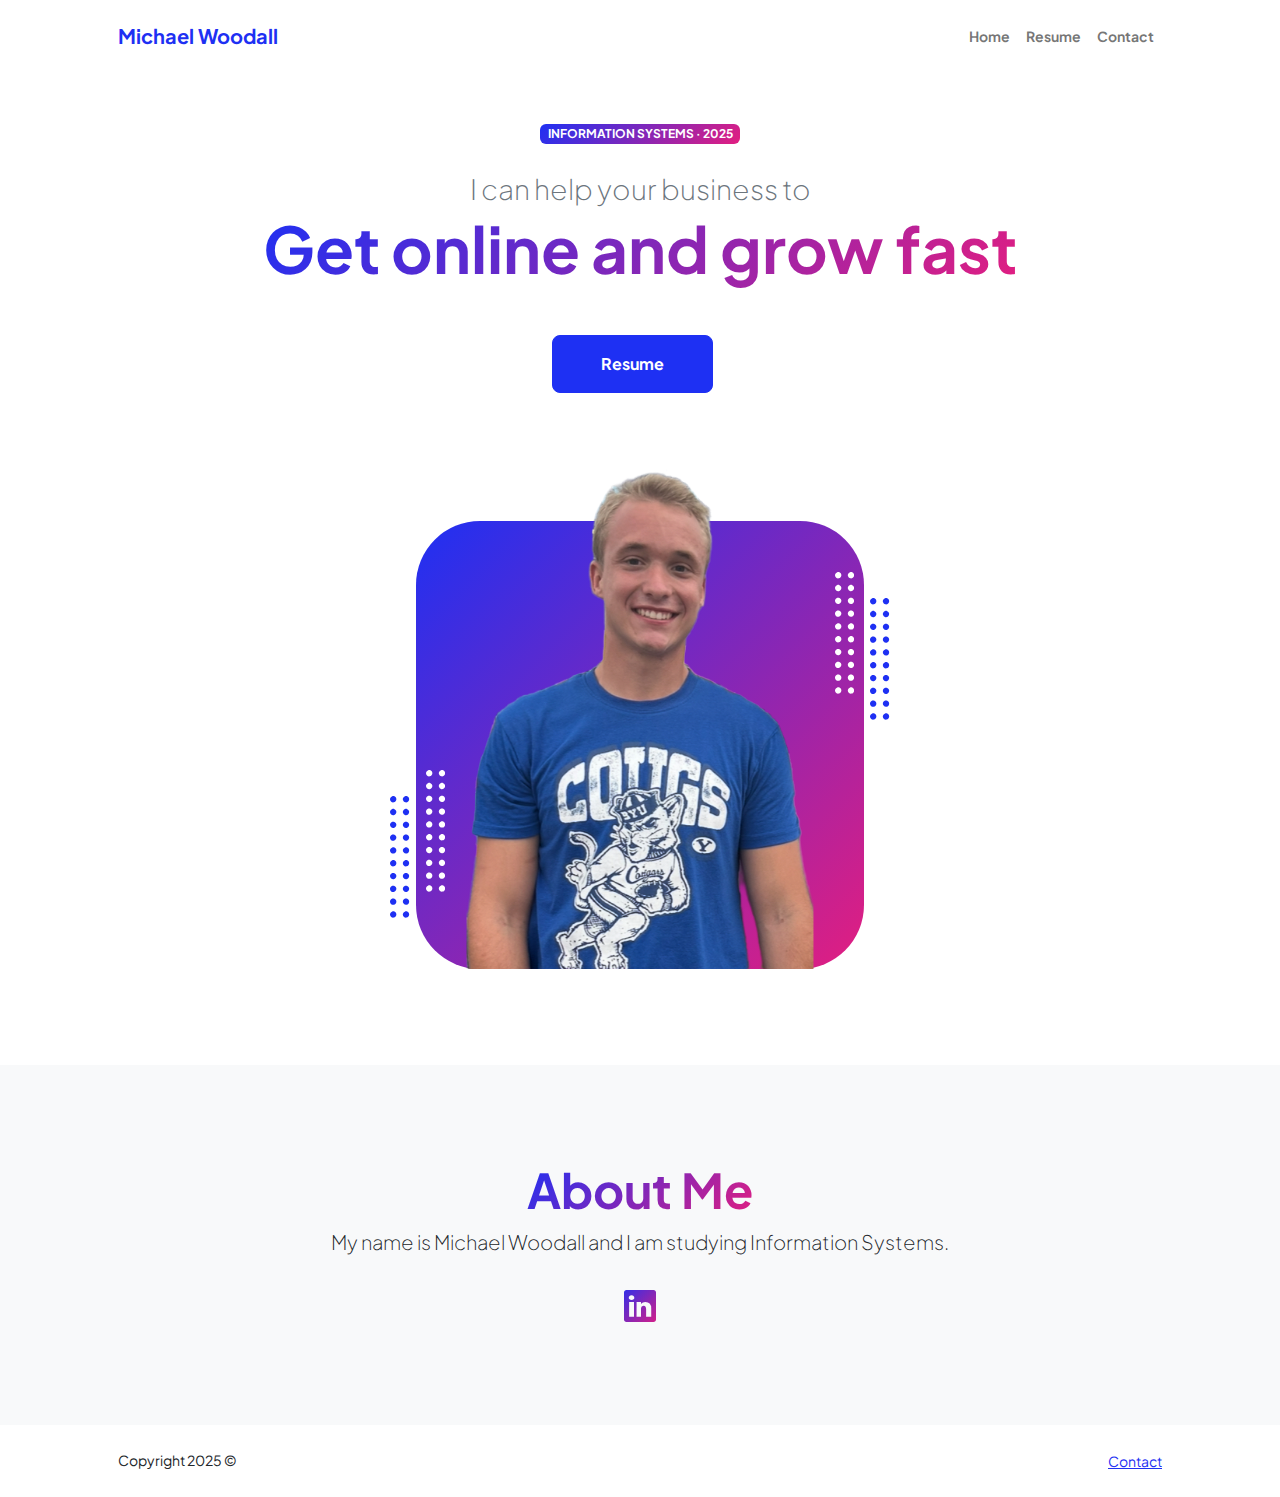
<file: index.html>
<!DOCTYPE html>
<html lang="en">
    <head>
        <meta charset="utf-8" />
        <meta name="viewport" content="width=device-width, initial-scale=1, shrink-to-fit=no" />
        <meta name="description" content="" />
        <meta name="author" content="" />
        <title>Michael Woodall- Student at BYU</title>
        <!-- Favicon-->
        <link rel="icon" type="image/x-icon" href="assets/favicon.ico" />
        <!-- Custom Google font-->
        <link rel="preconnect" href="https://fonts.googleapis.com" />
        <link rel="preconnect" href="https://fonts.gstatic.com" crossorigin />
        <link href="https://fonts.googleapis.com/css2?family=Plus+Jakarta+Sans:wght@100;200;300;400;500;600;700;800;900&amp;display=swap" rel="stylesheet" />
        <!-- Bootstrap icons-->
        <link href="https://cdn.jsdelivr.net/npm/bootstrap-icons@1.8.1/font/bootstrap-icons.css" rel="stylesheet" />
        <!-- Core theme CSS (includes Bootstrap)-->
        <link href="css/styles.css" rel="stylesheet" />
    </head>
    <body class="d-flex flex-column h-100">
        <main class="flex-shrink-0">
            <!-- Navigation-->
            <nav class="navbar navbar-expand-lg navbar-light bg-white py-3">
                <div class="container px-5">
                    <a class="navbar-brand" href="favoriterecipes.html"><span class="fw-bolder text-primary">Michael Woodall</span></a>
                    <button class="navbar-toggler" type="button" data-bs-toggle="collapse" data-bs-target="#navbarSupportedContent" aria-controls="navbarSupportedContent" aria-expanded="false" aria-label="Toggle navigation"><span class="navbar-toggler-icon"></span></button>
                    <div class="collapse navbar-collapse" id="navbarSupportedContent">
                        <ul class="navbar-nav ms-auto mb-2 mb-lg-0 small fw-bolder">
                            <li class="nav-item"><a class="nav-link" href="index.html">Home</a></li>
                            <li class="nav-item"><a class="nav-link" href="resume.html">Resume</a></li>
                            <!-- <li class="nav-item"><a class="nav-link" href="projects.html">Experience</a></li> -->
                            <li class="nav-item"><a class="nav-link" href="contact.html">Contact</a></li>
                        </ul>
                    </div>
                </div>
            </nav>
            <!-- Header-->
            <header class="py-5">
                <div class="container px-5 pb-5">
                    <div class="row gx-5 align-items-center">
                        <div class="col-xxl-5">
                            <!-- Header text content-->
                            <div class="text-center text-xxl-start">
                                <div class="badge bg-gradient-primary-to-secondary text-white mb-4"><div class="text-uppercase"> Information Systems &middot; 2025</div></div>
                                <div class="fs-3 fw-light text-muted">I can help your business to</div>
                                <h1 class="display-3 fw-bolder mb-5"><span class="text-gradient d-inline">Get online and grow fast</span></h1>
                                <div class="d-grid gap-3 d-sm-flex justify-content-sm-center justify-content-xxl-start mb-3">
                                    <a class="btn btn-primary btn-lg px-5 py-3 me-sm-3 fs-6 fw-bolder" href="resume.html">Resume</a>
                                    <!-- <a class="btn btn-outline-dark btn-lg px-5 py-3 fs-6 fw-bolder" href="projects.html">Projects</a> -->
                                </div>
                            </div>
                        </div>
                        <div class="col-xxl-7">
                            <!-- Header profile picture-->
                            <div class="d-flex justify-content-center mt-5 mt-xxl-0">
                                <div class="profile bg-gradient-primary-to-secondary">
                                    <!-- TIP: For best results, use a photo with a transparent background like the demo example below-->
                                    <!-- Watch a tutorial on how to do this on YouTube (link)-->
                                    <img class="profile-img" src="assets/Me.png" alt="..." />
                                    <div class="dots-1">
                                        <!-- SVG Dots-->
                                        <svg version="1.1" xmlns="http://www.w3.org/2000/svg" xmlns:xlink="http://www.w3.org/1999/xlink" x="0px" y="0px" viewBox="0 0 191.6 1215.4" style="enable-background: new 0 0 191.6 1215.4" xml:space="preserve">
                                            <g transform="translate(0.000000,1280.000000) scale(0.100000,-0.100000)">
                                                <path d="M227.7,12788.6c-105-35-200-141-222-248c-43-206,163-412,369-369c155,32,275,190,260,339c-11,105-90,213-190,262        C383.7,12801.6,289.7,12808.6,227.7,12788.6z"></path>
                                                <path d="M1507.7,12788.6c-151-50-253-216-222-362c25-119,136-230,254-255c194-41,395,142,375,339c-11,105-90,213-190,262        C1663.7,12801.6,1569.7,12808.6,1507.7,12788.6z"></path>
                                                <path d="M227.7,11508.6c-105-35-200-141-222-248c-43-206,163-412,369-369c155,32,275,190,260,339c-11,105-90,213-190,262        C383.7,11521.6,289.7,11528.6,227.7,11508.6z"></path>
                                                <path d="M1507.7,11508.6c-151-50-253-216-222-362c25-119,136-230,254-255c194-41,395,142,375,339c-11,105-90,213-190,262        C1663.7,11521.6,1569.7,11528.6,1507.7,11508.6z"></path>
                                                <path d="M227.7,10228.6c-105-35-200-141-222-248c-43-206,163-412,369-369c155,32,275,190,260,339c-11,105-90,213-190,262        C383.7,10241.6,289.7,10248.6,227.7,10228.6z"></path>
                                                <path d="M1507.7,10228.6c-105-35-200-141-222-248c-43-206,163-412,369-369c155,32,275,190,260,339c-11,105-90,213-190,262        C1663.7,10241.6,1569.7,10248.6,1507.7,10228.6z"></path>
                                                <path d="M227.7,8948.6c-105-35-200-141-222-248c-43-206,163-412,369-369c155,32,275,190,260,339c-11,105-90,213-190,262        C383.7,8961.6,289.7,8968.6,227.7,8948.6z"></path>
                                                <path d="M1507.7,8948.6c-105-35-200-141-222-248c-43-206,163-412,369-369c155,32,275,190,260,339c-11,105-90,213-190,262        C1663.7,8961.6,1569.7,8968.6,1507.7,8948.6z"></path>
                                                <path d="M227.7,7668.6c-105-35-200-141-222-248c-43-206,163-412,369-369c155,32,275,190,260,339c-11,105-90,213-190,262        C383.7,7681.6,289.7,7688.6,227.7,7668.6z"></path>
                                                <path d="M1507.7,7668.6c-105-35-200-141-222-248c-43-206,163-412,369-369c155,32,275,190,260,339c-11,105-90,213-190,262        C1663.7,7681.6,1569.7,7688.6,1507.7,7668.6z"></path>
                                                <path d="M227.7,6388.6c-105-35-200-141-222-248c-43-206,163-412,369-369c155,32,275,190,260,339c-11,105-90,213-190,262        C383.7,6401.6,289.7,6408.6,227.7,6388.6z"></path>
                                                <path d="M1507.7,6388.6c-105-35-200-141-222-248c-43-206,163-412,369-369c155,32,275,190,260,339c-11,105-90,213-190,262        C1663.7,6401.6,1569.7,6408.6,1507.7,6388.6z"></path>
                                                <path d="M227.7,5108.6c-105-35-200-141-222-248c-43-206,163-412,369-369c155,32,275,190,260,339c-11,105-90,213-190,262        C383.7,5121.6,289.7,5128.6,227.7,5108.6z"></path>
                                                <path d="M1507.7,5108.6c-105-35-200-141-222-248c-43-206,163-412,369-369c155,32,275,190,260,339c-11,105-90,213-190,262        C1663.7,5121.6,1569.7,5128.6,1507.7,5108.6z"></path>
                                                <path d="M227.7,3828.6c-105-35-200-141-222-248c-43-206,163-412,369-369c155,32,275,190,260,339c-11,105-90,213-190,262        C383.7,3841.6,289.7,3848.6,227.7,3828.6z"></path>
                                                <path d="M1507.7,3828.6c-105-35-200-141-222-248c-43-206,163-412,369-369c155,32,275,190,260,339c-11,105-90,213-190,262        C1663.7,3841.6,1569.7,3848.6,1507.7,3828.6z"></path>
                                                <path d="M227.7,2548.6c-105-35-200-141-222-248c-43-206,163-412,369-369c155,32,275,190,260,339c-11,105-90,213-190,262        C383.7,2561.6,289.7,2568.6,227.7,2548.6z"></path>
                                                <path d="M1507.7,2548.6c-105-35-200-141-222-248c-43-206,163-412,369-369c155,32,275,190,260,339c-11,105-90,213-190,262        C1663.7,2561.6,1569.7,2568.6,1507.7,2548.6z"></path>
                                                <path d="M227.7,1268.6c-105-35-200-141-222-248c-43-206,163-412,369-369c155,32,275,190,260,339c-11,105-90,213-190,262        C383.7,1281.6,289.7,1288.6,227.7,1268.6z"></path>
                                                <path d="M1507.7,1268.6c-105-35-200-141-222-248c-43-206,163-412,369-369c155,32,275,190,260,339c-11,105-90,213-190,262        C1663.7,1281.6,1569.7,1288.6,1507.7,1268.6z"></path>
                                            </g>
                                        </svg>
                                        <!-- END of SVG dots-->
                                    </div>
                                    <div class="dots-2">
                                        <!-- SVG Dots-->
                                        <svg version="1.1" xmlns="http://www.w3.org/2000/svg" xmlns:xlink="http://www.w3.org/1999/xlink" x="0px" y="0px" viewBox="0 0 191.6 1215.4" style="enable-background: new 0 0 191.6 1215.4" xml:space="preserve">
                                            <g transform="translate(0.000000,1280.000000) scale(0.100000,-0.100000)">
                                                <path d="M227.7,12788.6c-105-35-200-141-222-248c-43-206,163-412,369-369c155,32,275,190,260,339c-11,105-90,213-190,262        C383.7,12801.6,289.7,12808.6,227.7,12788.6z"></path>
                                                <path d="M1507.7,12788.6c-151-50-253-216-222-362c25-119,136-230,254-255c194-41,395,142,375,339c-11,105-90,213-190,262        C1663.7,12801.6,1569.7,12808.6,1507.7,12788.6z"></path>
                                                <path d="M227.7,11508.6c-105-35-200-141-222-248c-43-206,163-412,369-369c155,32,275,190,260,339c-11,105-90,213-190,262        C383.7,11521.6,289.7,11528.6,227.7,11508.6z"></path>
                                                <path d="M1507.7,11508.6c-151-50-253-216-222-362c25-119,136-230,254-255c194-41,395,142,375,339c-11,105-90,213-190,262        C1663.7,11521.6,1569.7,11528.6,1507.7,11508.6z"></path>
                                                <path d="M227.7,10228.6c-105-35-200-141-222-248c-43-206,163-412,369-369c155,32,275,190,260,339c-11,105-90,213-190,262        C383.7,10241.6,289.7,10248.6,227.7,10228.6z"></path>
                                                <path d="M1507.7,10228.6c-105-35-200-141-222-248c-43-206,163-412,369-369c155,32,275,190,260,339c-11,105-90,213-190,262        C1663.7,10241.6,1569.7,10248.6,1507.7,10228.6z"></path>
                                                <path d="M227.7,8948.6c-105-35-200-141-222-248c-43-206,163-412,369-369c155,32,275,190,260,339c-11,105-90,213-190,262        C383.7,8961.6,289.7,8968.6,227.7,8948.6z"></path>
                                                <path d="M1507.7,8948.6c-105-35-200-141-222-248c-43-206,163-412,369-369c155,32,275,190,260,339c-11,105-90,213-190,262        C1663.7,8961.6,1569.7,8968.6,1507.7,8948.6z"></path>
                                                <path d="M227.7,7668.6c-105-35-200-141-222-248c-43-206,163-412,369-369c155,32,275,190,260,339c-11,105-90,213-190,262        C383.7,7681.6,289.7,7688.6,227.7,7668.6z"></path>
                                                <path d="M1507.7,7668.6c-105-35-200-141-222-248c-43-206,163-412,369-369c155,32,275,190,260,339c-11,105-90,213-190,262        C1663.7,7681.6,1569.7,7688.6,1507.7,7668.6z"></path>
                                                <path d="M227.7,6388.6c-105-35-200-141-222-248c-43-206,163-412,369-369c155,32,275,190,260,339c-11,105-90,213-190,262        C383.7,6401.6,289.7,6408.6,227.7,6388.6z"></path>
                                                <path d="M1507.7,6388.6c-105-35-200-141-222-248c-43-206,163-412,369-369c155,32,275,190,260,339c-11,105-90,213-190,262        C1663.7,6401.6,1569.7,6408.6,1507.7,6388.6z"></path>
                                                <path d="M227.7,5108.6c-105-35-200-141-222-248c-43-206,163-412,369-369c155,32,275,190,260,339c-11,105-90,213-190,262        C383.7,5121.6,289.7,5128.6,227.7,5108.6z"></path>
                                                <path d="M1507.7,5108.6c-105-35-200-141-222-248c-43-206,163-412,369-369c155,32,275,190,260,339c-11,105-90,213-190,262        C1663.7,5121.6,1569.7,5128.6,1507.7,5108.6z"></path>
                                                <path d="M227.7,3828.6c-105-35-200-141-222-248c-43-206,163-412,369-369c155,32,275,190,260,339c-11,105-90,213-190,262        C383.7,3841.6,289.7,3848.6,227.7,3828.6z"></path>
                                                <path d="M1507.7,3828.6c-105-35-200-141-222-248c-43-206,163-412,369-369c155,32,275,190,260,339c-11,105-90,213-190,262        C1663.7,3841.6,1569.7,3848.6,1507.7,3828.6z"></path>
                                                <path d="M227.7,2548.6c-105-35-200-141-222-248c-43-206,163-412,369-369c155,32,275,190,260,339c-11,105-90,213-190,262        C383.7,2561.6,289.7,2568.6,227.7,2548.6z"></path>
                                                <path d="M1507.7,2548.6c-105-35-200-141-222-248c-43-206,163-412,369-369c155,32,275,190,260,339c-11,105-90,213-190,262        C1663.7,2561.6,1569.7,2568.6,1507.7,2548.6z"></path>
                                                <path d="M227.7,1268.6c-105-35-200-141-222-248c-43-206,163-412,369-369c155,32,275,190,260,339c-11,105-90,213-190,262        C383.7,1281.6,289.7,1288.6,227.7,1268.6z"></path>
                                                <path d="M1507.7,1268.6c-105-35-200-141-222-248c-43-206,163-412,369-369c155,32,275,190,260,339c-11,105-90,213-190,262        C1663.7,1281.6,1569.7,1288.6,1507.7,1268.6z"></path>
                                            </g>
                                        </svg>
                                        <!-- END of SVG dots-->
                                    </div>
                                    <div class="dots-3">
                                        <!-- SVG Dots-->
                                        <svg version="1.1" xmlns="http://www.w3.org/2000/svg" xmlns:xlink="http://www.w3.org/1999/xlink" x="0px" y="0px" viewBox="0 0 191.6 1215.4" style="enable-background: new 0 0 191.6 1215.4" xml:space="preserve">
                                            <g transform="translate(0.000000,1280.000000) scale(0.100000,-0.100000)">
                                                <path d="M227.7,12788.6c-105-35-200-141-222-248c-43-206,163-412,369-369c155,32,275,190,260,339c-11,105-90,213-190,262        C383.7,12801.6,289.7,12808.6,227.7,12788.6z"></path>
                                                <path d="M1507.7,12788.6c-151-50-253-216-222-362c25-119,136-230,254-255c194-41,395,142,375,339c-11,105-90,213-190,262        C1663.7,12801.6,1569.7,12808.6,1507.7,12788.6z"></path>
                                                <path d="M227.7,11508.6c-105-35-200-141-222-248c-43-206,163-412,369-369c155,32,275,190,260,339c-11,105-90,213-190,262        C383.7,11521.6,289.7,11528.6,227.7,11508.6z"></path>
                                                <path d="M1507.7,11508.6c-151-50-253-216-222-362c25-119,136-230,254-255c194-41,395,142,375,339c-11,105-90,213-190,262        C1663.7,11521.6,1569.7,11528.6,1507.7,11508.6z"></path>
                                                <path d="M227.7,10228.6c-105-35-200-141-222-248c-43-206,163-412,369-369c155,32,275,190,260,339c-11,105-90,213-190,262        C383.7,10241.6,289.7,10248.6,227.7,10228.6z"></path>
                                                <path d="M1507.7,10228.6c-105-35-200-141-222-248c-43-206,163-412,369-369c155,32,275,190,260,339c-11,105-90,213-190,262        C1663.7,10241.6,1569.7,10248.6,1507.7,10228.6z"></path>
                                                <path d="M227.7,8948.6c-105-35-200-141-222-248c-43-206,163-412,369-369c155,32,275,190,260,339c-11,105-90,213-190,262        C383.7,8961.6,289.7,8968.6,227.7,8948.6z"></path>
                                                <path d="M1507.7,8948.6c-105-35-200-141-222-248c-43-206,163-412,369-369c155,32,275,190,260,339c-11,105-90,213-190,262        C1663.7,8961.6,1569.7,8968.6,1507.7,8948.6z"></path>
                                                <path d="M227.7,7668.6c-105-35-200-141-222-248c-43-206,163-412,369-369c155,32,275,190,260,339c-11,105-90,213-190,262        C383.7,7681.6,289.7,7688.6,227.7,7668.6z"></path>
                                                <path d="M1507.7,7668.6c-105-35-200-141-222-248c-43-206,163-412,369-369c155,32,275,190,260,339c-11,105-90,213-190,262        C1663.7,7681.6,1569.7,7688.6,1507.7,7668.6z"></path>
                                                <path d="M227.7,6388.6c-105-35-200-141-222-248c-43-206,163-412,369-369c155,32,275,190,260,339c-11,105-90,213-190,262        C383.7,6401.6,289.7,6408.6,227.7,6388.6z"></path>
                                                <path d="M1507.7,6388.6c-105-35-200-141-222-248c-43-206,163-412,369-369c155,32,275,190,260,339c-11,105-90,213-190,262        C1663.7,6401.6,1569.7,6408.6,1507.7,6388.6z"></path>
                                                <path d="M227.7,5108.6c-105-35-200-141-222-248c-43-206,163-412,369-369c155,32,275,190,260,339c-11,105-90,213-190,262        C383.7,5121.6,289.7,5128.6,227.7,5108.6z"></path>
                                                <path d="M1507.7,5108.6c-105-35-200-141-222-248c-43-206,163-412,369-369c155,32,275,190,260,339c-11,105-90,213-190,262        C1663.7,5121.6,1569.7,5128.6,1507.7,5108.6z"></path>
                                                <path d="M227.7,3828.6c-105-35-200-141-222-248c-43-206,163-412,369-369c155,32,275,190,260,339c-11,105-90,213-190,262        C383.7,3841.6,289.7,3848.6,227.7,3828.6z"></path>
                                                <path d="M1507.7,3828.6c-105-35-200-141-222-248c-43-206,163-412,369-369c155,32,275,190,260,339c-11,105-90,213-190,262        C1663.7,3841.6,1569.7,3848.6,1507.7,3828.6z"></path>
                                                <path d="M227.7,2548.6c-105-35-200-141-222-248c-43-206,163-412,369-369c155,32,275,190,260,339c-11,105-90,213-190,262        C383.7,2561.6,289.7,2568.6,227.7,2548.6z"></path>
                                                <path d="M1507.7,2548.6c-105-35-200-141-222-248c-43-206,163-412,369-369c155,32,275,190,260,339c-11,105-90,213-190,262        C1663.7,2561.6,1569.7,2568.6,1507.7,2548.6z"></path>
                                                <path d="M227.7,1268.6c-105-35-200-141-222-248c-43-206,163-412,369-369c155,32,275,190,260,339c-11,105-90,213-190,262        C383.7,1281.6,289.7,1288.6,227.7,1268.6z"></path>
                                                <path d="M1507.7,1268.6c-105-35-200-141-222-248c-43-206,163-412,369-369c155,32,275,190,260,339c-11,105-90,213-190,262        C1663.7,1281.6,1569.7,1288.6,1507.7,1268.6z"></path>
                                            </g>
                                        </svg>
                                        <!-- END of SVG dots-->
                                    </div>
                                    <div class="dots-4">
                                        <!-- SVG Dots-->
                                        <svg version="1.1" xmlns="http://www.w3.org/2000/svg" xmlns:xlink="http://www.w3.org/1999/xlink" x="0px" y="0px" viewBox="0 0 191.6 1215.4" style="enable-background: new 0 0 191.6 1215.4" xml:space="preserve">
                                            <g transform="translate(0.000000,1280.000000) scale(0.100000,-0.100000)">
                                                <path d="M227.7,12788.6c-105-35-200-141-222-248c-43-206,163-412,369-369c155,32,275,190,260,339c-11,105-90,213-190,262        C383.7,12801.6,289.7,12808.6,227.7,12788.6z"></path>
                                                <path d="M1507.7,12788.6c-151-50-253-216-222-362c25-119,136-230,254-255c194-41,395,142,375,339c-11,105-90,213-190,262        C1663.7,12801.6,1569.7,12808.6,1507.7,12788.6z"></path>
                                                <path d="M227.7,11508.6c-105-35-200-141-222-248c-43-206,163-412,369-369c155,32,275,190,260,339c-11,105-90,213-190,262        C383.7,11521.6,289.7,11528.6,227.7,11508.6z"></path>
                                                <path d="M1507.7,11508.6c-151-50-253-216-222-362c25-119,136-230,254-255c194-41,395,142,375,339c-11,105-90,213-190,262        C1663.7,11521.6,1569.7,11528.6,1507.7,11508.6z"></path>
                                                <path d="M227.7,10228.6c-105-35-200-141-222-248c-43-206,163-412,369-369c155,32,275,190,260,339c-11,105-90,213-190,262        C383.7,10241.6,289.7,10248.6,227.7,10228.6z"></path>
                                                <path d="M1507.7,10228.6c-105-35-200-141-222-248c-43-206,163-412,369-369c155,32,275,190,260,339c-11,105-90,213-190,262        C1663.7,10241.6,1569.7,10248.6,1507.7,10228.6z"></path>
                                                <path d="M227.7,8948.6c-105-35-200-141-222-248c-43-206,163-412,369-369c155,32,275,190,260,339c-11,105-90,213-190,262        C383.7,8961.6,289.7,8968.6,227.7,8948.6z"></path>
                                                <path d="M1507.7,8948.6c-105-35-200-141-222-248c-43-206,163-412,369-369c155,32,275,190,260,339c-11,105-90,213-190,262        C1663.7,8961.6,1569.7,8968.6,1507.7,8948.6z"></path>
                                                <path d="M227.7,7668.6c-105-35-200-141-222-248c-43-206,163-412,369-369c155,32,275,190,260,339c-11,105-90,213-190,262        C383.7,7681.6,289.7,7688.6,227.7,7668.6z"></path>
                                                <path d="M1507.7,7668.6c-105-35-200-141-222-248c-43-206,163-412,369-369c155,32,275,190,260,339c-11,105-90,213-190,262        C1663.7,7681.6,1569.7,7688.6,1507.7,7668.6z"></path>
                                                <path d="M227.7,6388.6c-105-35-200-141-222-248c-43-206,163-412,369-369c155,32,275,190,260,339c-11,105-90,213-190,262        C383.7,6401.6,289.7,6408.6,227.7,6388.6z"></path>
                                                <path d="M1507.7,6388.6c-105-35-200-141-222-248c-43-206,163-412,369-369c155,32,275,190,260,339c-11,105-90,213-190,262        C1663.7,6401.6,1569.7,6408.6,1507.7,6388.6z"></path>
                                                <path d="M227.7,5108.6c-105-35-200-141-222-248c-43-206,163-412,369-369c155,32,275,190,260,339c-11,105-90,213-190,262        C383.7,5121.6,289.7,5128.6,227.7,5108.6z"></path>
                                                <path d="M1507.7,5108.6c-105-35-200-141-222-248c-43-206,163-412,369-369c155,32,275,190,260,339c-11,105-90,213-190,262        C1663.7,5121.6,1569.7,5128.6,1507.7,5108.6z"></path>
                                                <path d="M227.7,3828.6c-105-35-200-141-222-248c-43-206,163-412,369-369c155,32,275,190,260,339c-11,105-90,213-190,262        C383.7,3841.6,289.7,3848.6,227.7,3828.6z"></path>
                                                <path d="M1507.7,3828.6c-105-35-200-141-222-248c-43-206,163-412,369-369c155,32,275,190,260,339c-11,105-90,213-190,262        C1663.7,3841.6,1569.7,3848.6,1507.7,3828.6z"></path>
                                                <path d="M227.7,2548.6c-105-35-200-141-222-248c-43-206,163-412,369-369c155,32,275,190,260,339c-11,105-90,213-190,262        C383.7,2561.6,289.7,2568.6,227.7,2548.6z"></path>
                                                <path d="M1507.7,2548.6c-105-35-200-141-222-248c-43-206,163-412,369-369c155,32,275,190,260,339c-11,105-90,213-190,262        C1663.7,2561.6,1569.7,2568.6,1507.7,2548.6z"></path>
                                                <path d="M227.7,1268.6c-105-35-200-141-222-248c-43-206,163-412,369-369c155,32,275,190,260,339c-11,105-90,213-190,262        C383.7,1281.6,289.7,1288.6,227.7,1268.6z"></path>
                                                <path d="M1507.7,1268.6c-105-35-200-141-222-248c-43-206,163-412,369-369c155,32,275,190,260,339c-11,105-90,213-190,262        C1663.7,1281.6,1569.7,1288.6,1507.7,1268.6z"></path>
                                            </g>
                                        </svg>
                                        <!-- END of SVG dots-->
                                    </div>
                                </div>
                            </div>
                        </div>
                    </div>
                </div>
            </header>
            <!-- About Section-->
            <section class="bg-light py-5">
                <div class="container px-5">
                    <div class="row gx-5 justify-content-center">
                        <div class="col-xxl-8">
                            <div class="text-center my-5">
                                <h2 class="display-5 fw-bolder"><span class="text-gradient d-inline">About Me</span></h2>
                                <p class="lead fw-light mb-4">My name is Michael Woodall and I am studying Information Systems.</p>
                                <!-- <p class="text-muted"></p> -->
                                <div class="d-flex justify-content-center fs-2 gap-4">
                                    <!-- <a class="text-gradient" href="#!"><i class="bi bi-twitter"></i></a> -->
                                    <a class="text-gradient" href="https://www.linkedin.com/in/michael-woodall-5b1988353/"><i class="bi bi-linkedin"></i></a>
                                    <!-- <a class="text-gradient" href="#!"><i class="bi bi-github"></i></a> -->
                                </div>
                            </div>
                        </div>
                    </div>
                </div>
            </section>
        </main>
        <!-- Footer-->
        <footer class="bg-white py-4 mt-auto">
            <div class="container px-5">
                <div class="row align-items-center justify-content-between flex-column flex-sm-row">
                    <div class="col-auto"><div class="small m-0">Copyright 2025 &copy;</div></div>
                    <div class="col-auto">
                        <!-- <a class="small" href="#!">Privacy</a>
                        <span class="mx-1">&middot;</span>
                        <a class="small" href="#!">Terms</a>
                        <span class="mx-1">&middot;</span> -->
                        <a class="small" href="contact.html">Contact</a>
                    </div>
                </div>
            </div>
        </footer>
        <!-- Bootstrap core JS-->
        <script src="https://cdn.jsdelivr.net/npm/bootstrap@5.2.3/dist/js/bootstrap.bundle.min.js"></script>
        <!-- Core theme JS-->
        <script src="js/scripts.js"></script>
    </body>
</html>
</file>
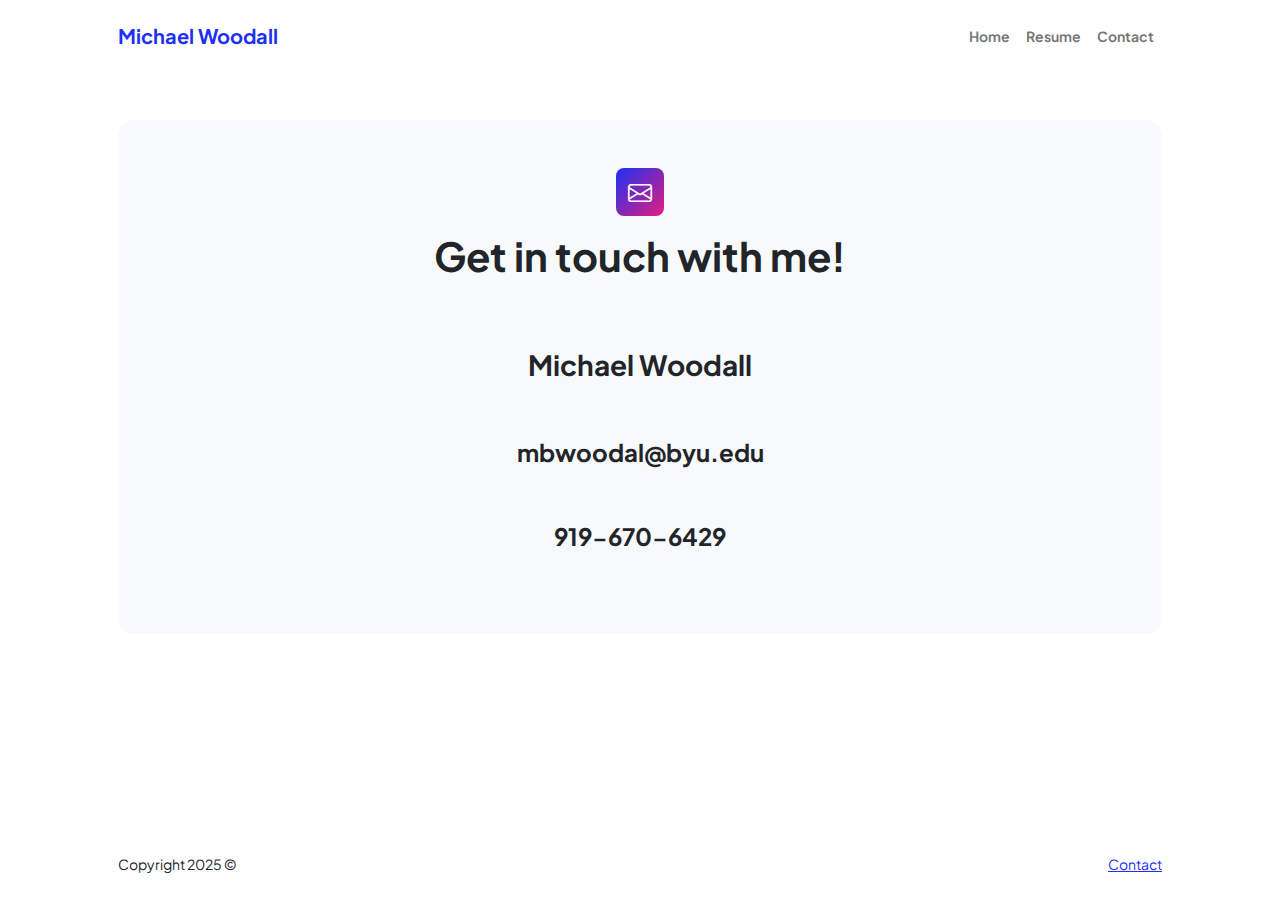
<file: contact.html>
<!DOCTYPE html>
<html lang="en">
    <head>
        <meta charset="utf-8" />
        <meta name="viewport" content="width=device-width, initial-scale=1, shrink-to-fit=no" />
        <meta name="description" content />
        <meta name="author" content />
        <title>Modern Business - Start Bootstrap Template</title>
        <!-- Favicon-->
        <link rel="icon" type="image/x-icon" href="assets/favicon.ico" />
        <!-- Custom Google font-->
        <link rel="preconnect" href="https://fonts.googleapis.com" />
        <link rel="preconnect" href="https://fonts.gstatic.com" crossorigin />
        <link href="https://fonts.googleapis.com/css2?family=Plus+Jakarta+Sans:wght@100;200;300;400;500;600;700;800;900&amp;display=swap" rel="stylesheet" />
        <!-- Bootstrap icons-->
        <link href="https://cdn.jsdelivr.net/npm/bootstrap-icons@1.8.1/font/bootstrap-icons.css" rel="stylesheet" />
        <!-- Core theme CSS (includes Bootstrap)-->
        <link href="css/styles.css" rel="stylesheet" />
    </head>
    <body class="d-flex flex-column">
        <main class="flex-shrink-0">
            <!-- Navigation-->
            <nav class="navbar navbar-expand-lg navbar-light bg-white py-3">
                <div class="container px-5">
                    <a class="navbar-brand" href="index.html"><span class="fw-bolder text-primary">Michael Woodall</span></a>
                    <button class="navbar-toggler" type="button" data-bs-toggle="collapse" data-bs-target="#navbarSupportedContent" aria-controls="navbarSupportedContent" aria-expanded="false" aria-label="Toggle navigation"><span class="navbar-toggler-icon"></span></button>
                    <div class="collapse navbar-collapse" id="navbarSupportedContent">
                        <ul class="navbar-nav ms-auto mb-2 mb-lg-0 small fw-bolder">
                            <li class="nav-item"><a class="nav-link" href="index.html">Home</a></li>
                            <li class="nav-item"><a class="nav-link" href="resume.html">Resume</a></li>
                            <!-- <li class="nav-item"><a class="nav-link" href="projects.html">Experience</a></li> -->
                            <li class="nav-item"><a class="nav-link" href="contact.html">Contact</a></li>
                        </ul>
                    </div>
                </div>
            </nav>
            <!-- Page content-->
            <section class="py-5">
                <div class="container px-5">
                    <!-- Contact form-->
                    <div class="bg-light rounded-4 py-5 px-4 px-md-5">
                        <div class="text-center mb-5">
                            <div class="feature bg-primary bg-gradient-primary-to-secondary text-white rounded-3 mb-3"><i class="bi bi-envelope"></i></div>
                            <h1 class="fw-bolder">Get in touch with me!</h1>
                            <!-- <p class="lead fw-normal text-muted mb-0">Let's work together!</p> -->
                        </div>
                        <div class="row gx-5 justify-content-center">
                            <div class="col-lg-8 col-xl-6">
                                <!-- * * * * * * * * * * * * * * *-->
                                <!-- * * SB Forms Contact Form * *-->
                                <!-- * * * * * * * * * * * * * * *-->
                                <!-- This form is pre-integrated with SB Forms.-->
                                <!-- To make this form functional, sign up at-->
                                <!-- https://startbootstrap.com/solution/contact-forms-->
                                <!-- to get an API token!-->
                                <!-- <form id="contactForm" data-sb-form-api-token="API_TOKEN"> -->
                                    <div class=" text-center p-3 mb-3">
                                        <strong class = "fs-3">Michael Woodall</strong>
                                    </div>
                                    <div class=" text-center p-3 mb-3">
                                        <strong class = "fs-4">mbwoodal@byu.edu</strong>
                                    </div>
                                    <div class=" text-center p-3 mb-3">
                                        <strong class = "fs-4">919-670-6429</strong>
                                    </div>
                                </form>
                            </div>
                        </div>
                    </div>
                </div>
            </section>
        </main>
        <!-- Footer-->
        <footer class="bg-white py-4 mt-auto">
            <div class="container px-5">
                <div class="row align-items-center justify-content-between flex-column flex-sm-row">
                    <div class="col-auto"><div class="small m-0">Copyright 2025 &copy;</div></div>
                    <div class="col-auto">
                        <!-- <a class="small" href="#!">Privacy</a>
                        <span class="mx-1">&middot;</span>
                        <a class="small" href="#!">Terms</a>
                        <span class="mx-1">&middot;</span> -->
                        <a class="small" href="#!">Contact</a>
                    </div>
                </div>
            </div>
        </footer>
        <!-- Bootstrap core JS-->
        <script src="https://cdn.jsdelivr.net/npm/bootstrap@5.2.3/dist/js/bootstrap.bundle.min.js"></script>
        <!-- Core theme JS-->
        <script src="js/scripts.js"></script>
        <!-- * * * * * * * * * * * * * * * * * * * * * * * * * * * * * * * * * * * * * * * *-->
        <!-- * *                               SB Forms JS                               * *-->
        <!-- * * Activate your form at https://startbootstrap.com/solution/contact-forms * *-->
        <!-- * * * * * * * * * * * * * * * * * * * * * * * * * * * * * * * * * * * * * * * *-->
        <script src="https://cdn.startbootstrap.com/sb-forms-latest.js"></script>
    </body>
</html>
</file>
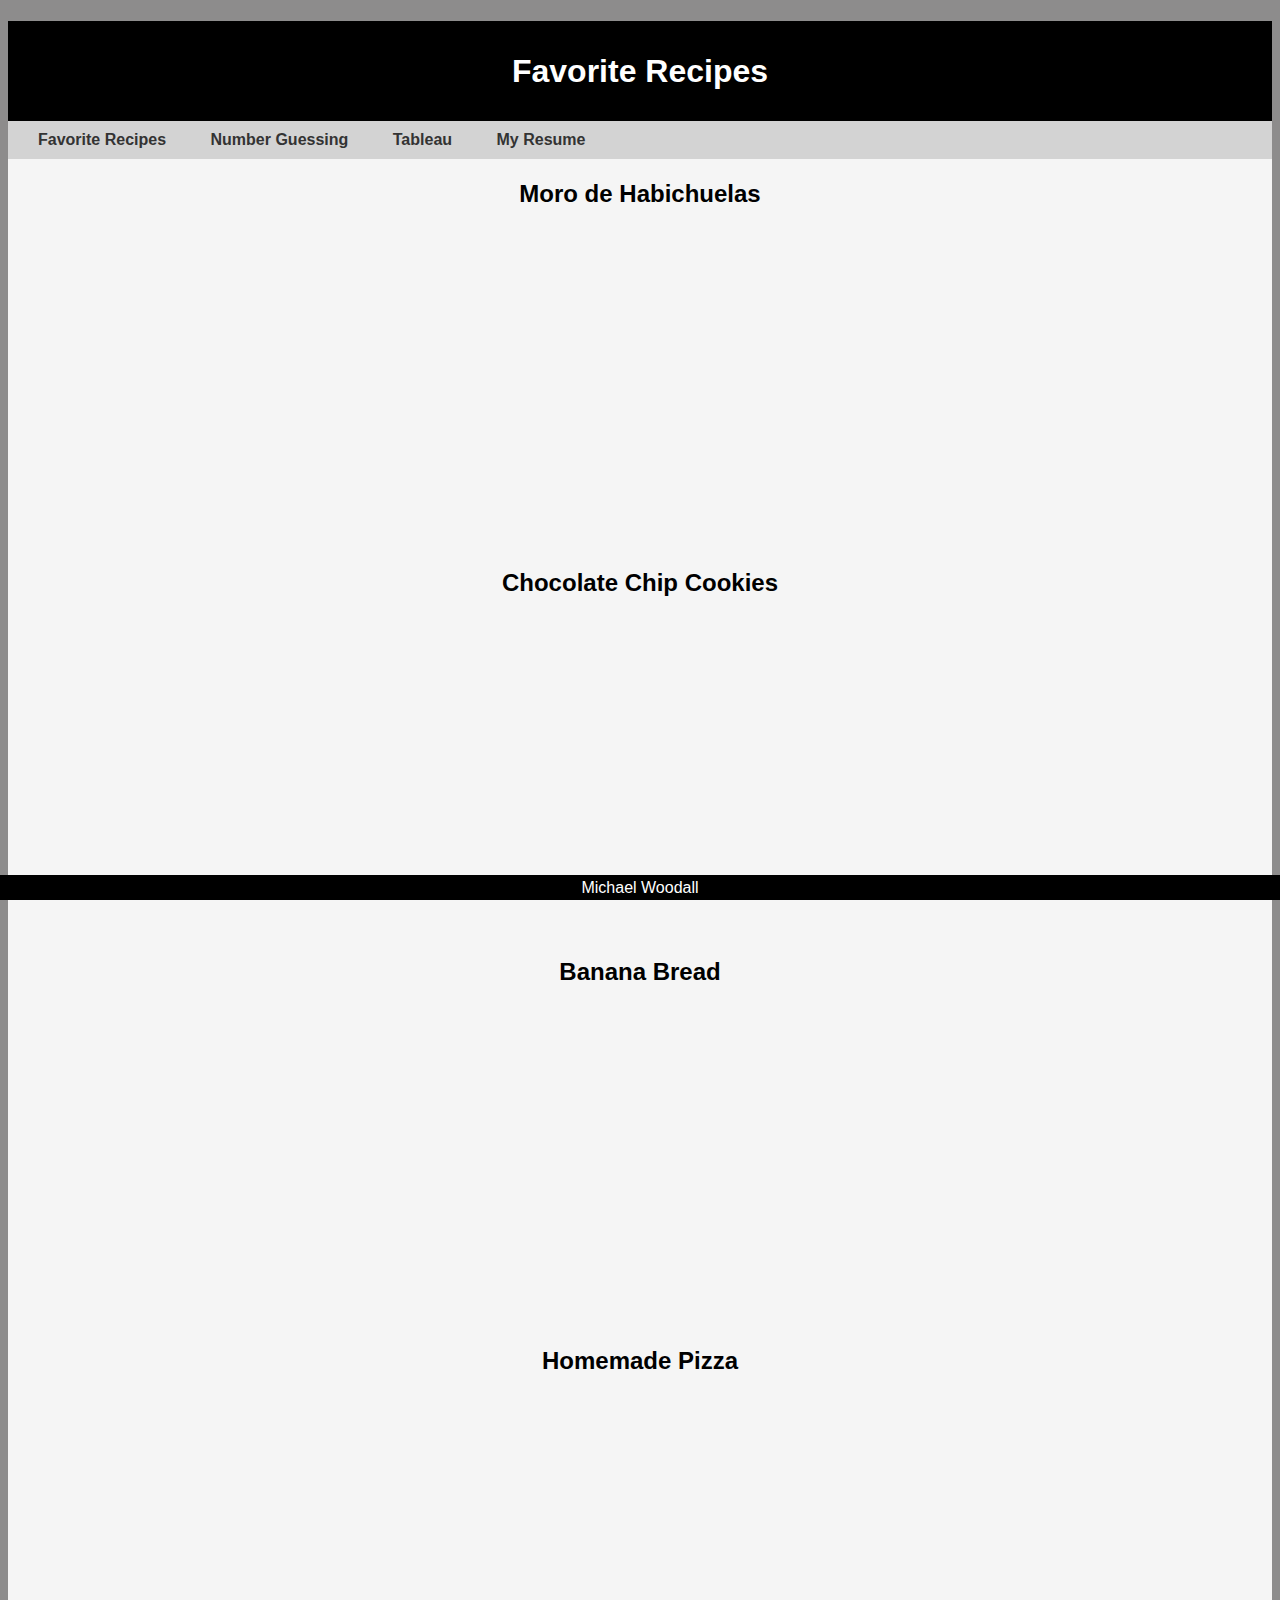
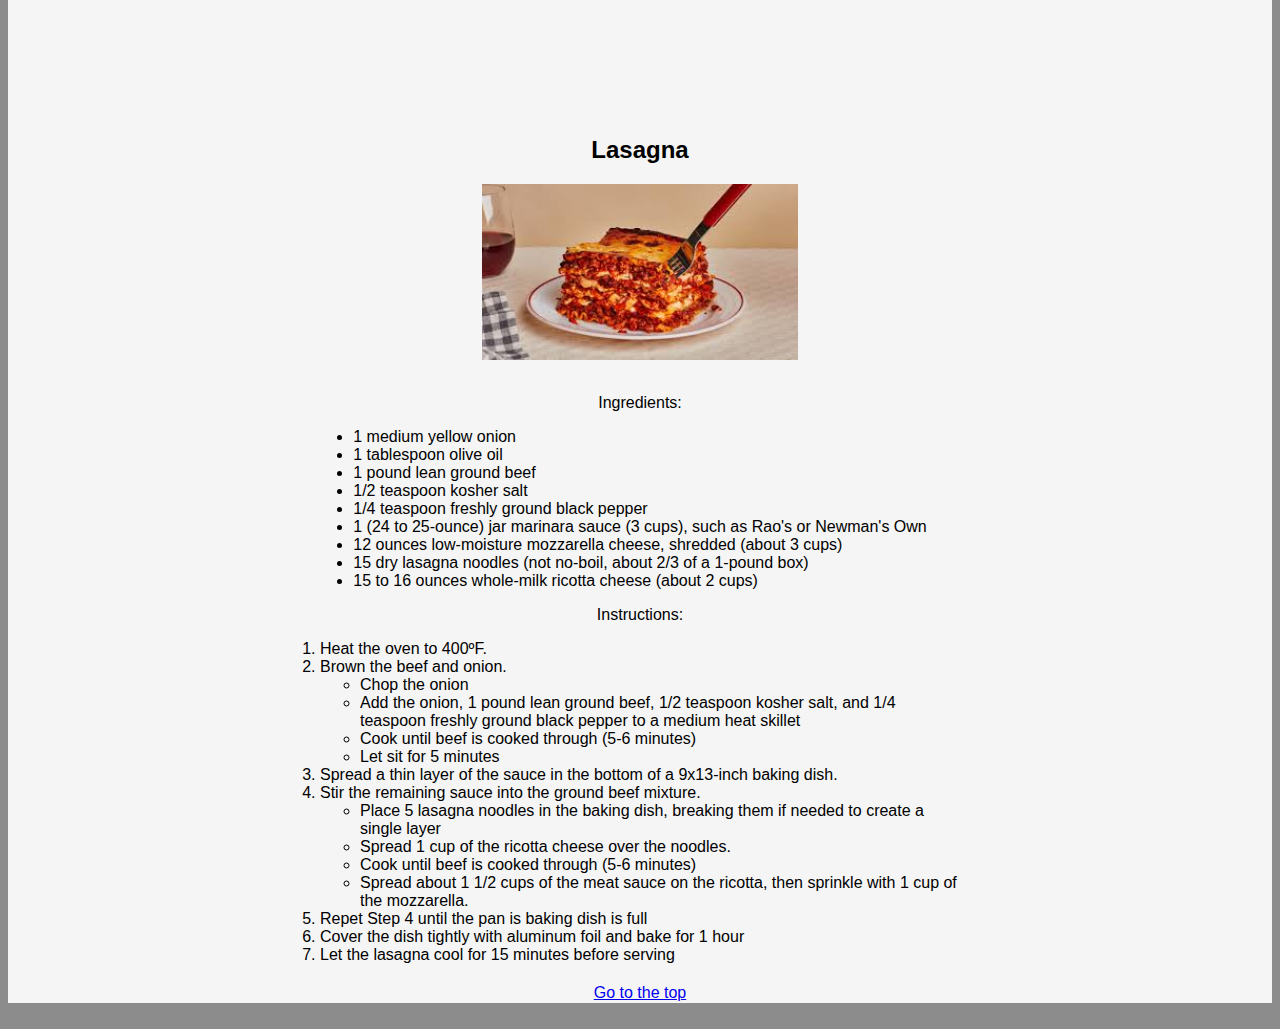
<file: favoriterecipes.html>
<!DOCTYPE html>
<html lang="en">
<head>
    <meta charset="UTF-8">
    <meta name="viewport" content="width=device-width, initial-scale=1.0">
    <title>Favorite Recipes</title>
    <link rel = "stylesheet" type = "text/css" href = "css/sratch_styles.css">
</head>
<body>
    <div class = "common header">
        <h1>Favorite Recipes</h1>
    </div>
    <nav>
        <a href ="favoriterecipes.html">Favorite Recipes</a>
        <a href = "AI_page.html">Number Guessing</a>
        <a href = "tableau.html">Tableau</a>
        <a href ="resume.html">My Resume</a>
    
    </nav>
    <div class="common body">
        <h2>Moro de Habichuelas</h2>
        <iframe width="560" height="315" 
            src="https://www.youtube.com/embed/SBhftdAhbL8" 
            title="YouTube video player" 
            frameborder="0" 
            allow="accelerometer; autoplay; clipboard-write; encrypted-media; gyroscope; picture-in-picture" 
            allowfullscreen>
        </iframe>
    </div>
    
    <div class="common body">
        <h2>Chocolate Chip Cookies</h2>
        <iframe width="560" height="315" 
            src="https://www.youtube.com/embed/77B_GLBhXGs" 
            title="YouTube video player" 
            frameborder="0" 
            allow="accelerometer; autoplay; clipboard-write; encrypted-media; gyroscope; picture-in-picture" 
            allowfullscreen>
        </iframe>
        
    </div>

    <div class="common body">
        <h2>Banana Bread</h2>
        <iframe width="560" height="315" 
            src="https://www.youtube.com/embed/h6JnvU9qAL8?si=x6FX4UsHOBXU4ajB" 
            title="YouTube video player" 
            frameborder="0" 
            allow="accelerometer; autoplay; clipboard-write; encrypted-media; gyroscope; picture-in-picture; web-share" 
            referrerpolicy="strict-origin-when-cross-origin" 
            allowfullscreen></iframe>  
    </div>

    <div class="common body">
        <h2>Homemade Pizza</h2>
        <iframe width="560" height="315" 
            src="https://www.youtube.com/embed/2DGZ-ybPOkg?si=2aaml8MV6UeGftly" 
            title="YouTube video player" 
            frameborder="0" 
            allow="accelerometer; autoplay; clipboard-write; encrypted-media; gyroscope; picture-in-picture; web-share" 
            referrerpolicy="strict-origin-when-cross-origin" 
            allowfullscreen>
        </iframe>
        
    </div>
    
    <div class = "common body">
        <h2>Lasagna</h2>
        <img src="assets/lasagna.png" alt = "Lasagna">
        <br>
        <p>Ingredients:
            <ul class="centered-list">
                <li>1 medium yellow onion</li>
                <li>1 tablespoon olive oil</li>
                <li>1 pound lean ground beef</li>
                <li>1/2 teaspoon kosher salt</li>
                <li>1/4 teaspoon freshly ground black pepper</li>
                <li>1 (24 to 25-ounce) jar marinara sauce (3 cups), such as Rao's or Newman's Own</li>
                <li>12 ounces low-moisture mozzarella cheese, shredded (about 3 cups)</li>
                <li>15 dry lasagna noodles (not no-boil, about 2/3 of a 1-pound box)</li>
                <li>15 to 16 ounces whole-milk ricotta cheese (about 2 cups)</li>
            </ul>
        </p>

       <p>Instructions:</p>
            <ol class="centered-list">
                <li>Heat the oven to 400ºF.</li>
                <li>
                    Brown the beef and onion.
                    <ul class="ordered-list">
                        <li>Chop the onion</li>
                        <li>Add the onion, 1 pound lean ground beef, 1/2 teaspoon kosher salt, and 1/4 teaspoon freshly ground black pepper to a medium heat skillet</li>
                        <li>Cook until beef is cooked through (5-6 minutes)</li>
                        <li>Let sit for 5 minutes</li>
                    </ul>
                </li>                
                <li>Spread a thin layer of the sauce in the bottom of a 9x13-inch baking dish.</li>
                <li>Stir the remaining sauce into the ground beef mixture.
                    <ul class="ordered-list">
                        <li>Place 5 lasagna noodles in the baking dish, breaking them if needed to create a single layer</li>
                        <li>Spread 1 cup of the ricotta cheese over the noodles.</li>
                        <li>Cook until beef is cooked through (5-6 minutes)</li>
                        <li>Spread about 1 1/2 cups of the meat sauce on the ricotta, then sprinkle with 1 cup of the mozzarella.</li>
                    </ul>
                </li>                 
                <li>Repet Step 4 until the pan is baking dish is full</li>
                <li>Cover the dish tightly with aluminum foil and bake for 1 hour</li>
                <li>Let the lasagna cool for 15 minutes before serving</li>
            </ol>
        <br>
    </div>


    <div class = "common body">
        <a href = "#top">Go to the top</a>
    </div>
    
    <br>
    <div class = "common footer">Michael Woodall</div>
    
    
</body>
</html>
</file>
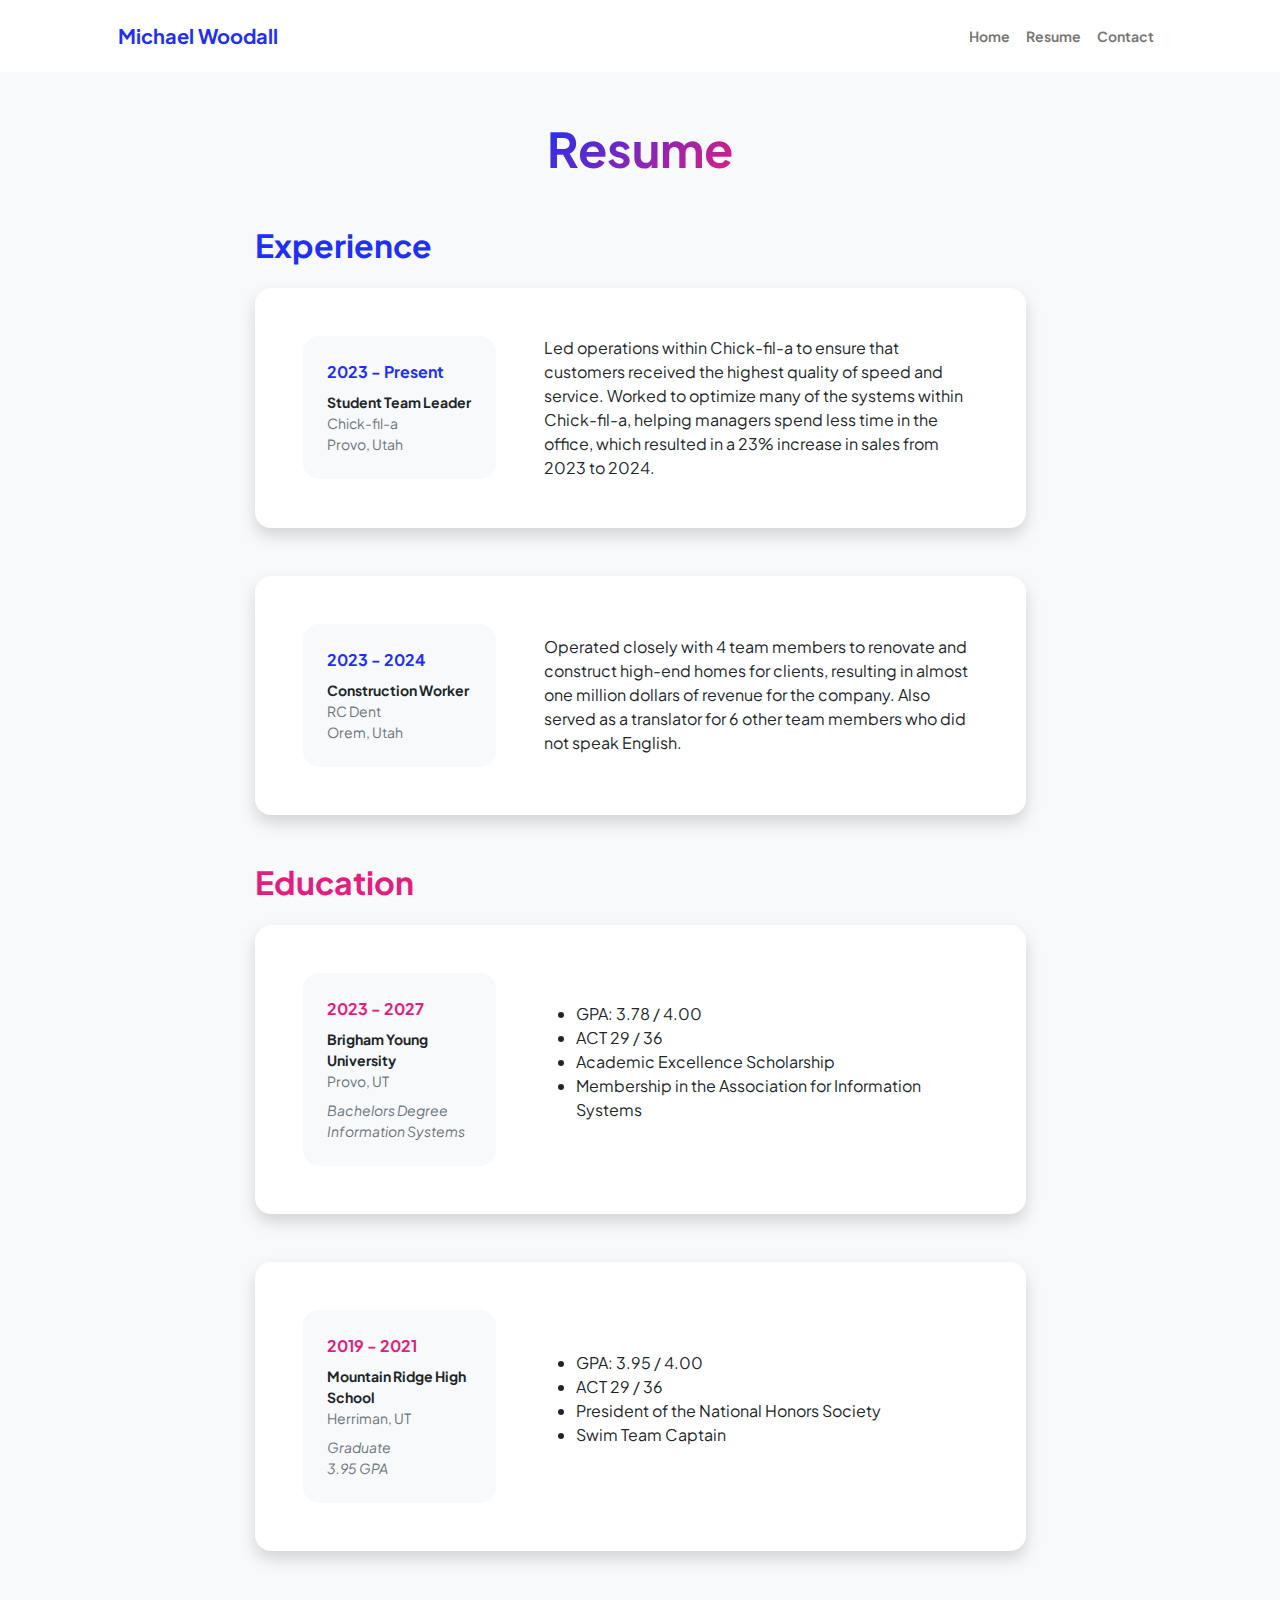
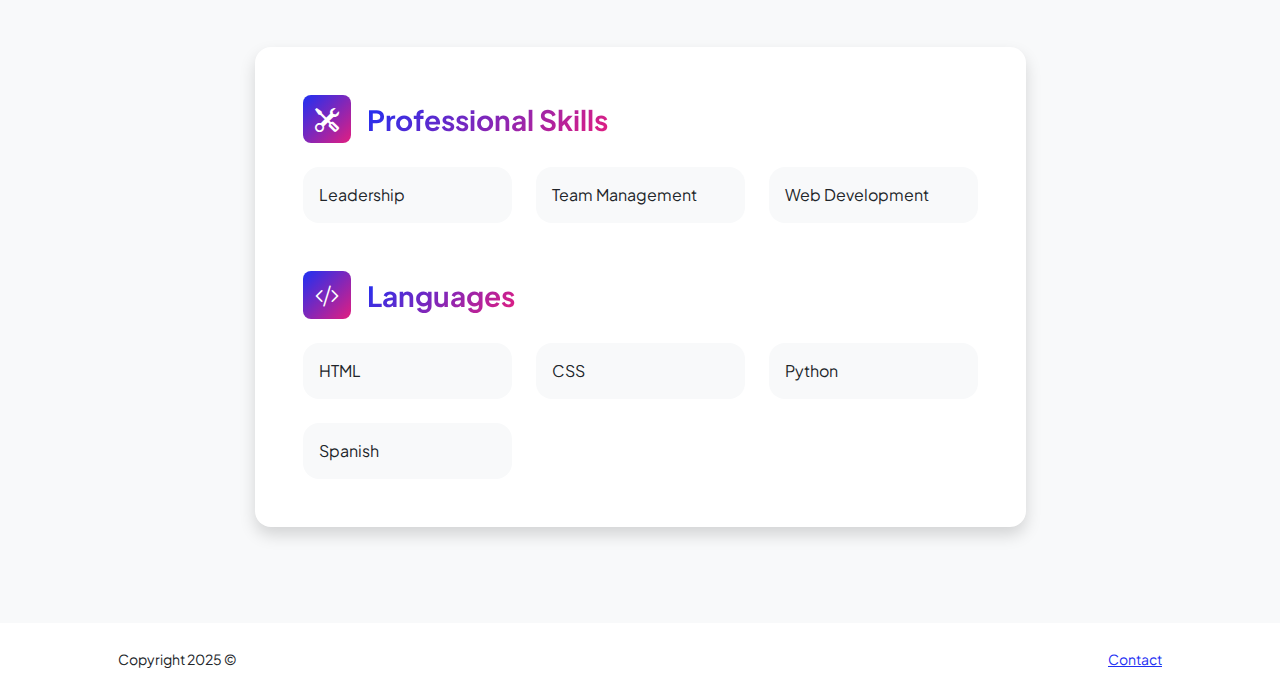
<file: resume.html>
<!DOCTYPE html>
<html lang="en">
    <head>
        <meta charset="utf-8" />
        <meta name="viewport" content="width=device-width, initial-scale=1, shrink-to-fit=no" />
        <meta name="description" content="" />
        <meta name="author" content="" />
        <title>Personal - Start Bootstrap Template</title>
        <!-- Favicon-->
        <link rel="icon" type="image/x-icon" href="assets/favicon.ico" />
        <!-- Custom Google font-->
        <link rel="preconnect" href="https://fonts.googleapis.com" />
        <link rel="preconnect" href="https://fonts.gstatic.com" crossorigin />
        <link href="https://fonts.googleapis.com/css2?family=Plus+Jakarta+Sans:wght@100;200;300;400;500;600;700;800;900&amp;display=swap" rel="stylesheet" />
        <!-- Bootstrap icons-->
        <link href="https://cdn.jsdelivr.net/npm/bootstrap-icons@1.8.1/font/bootstrap-icons.css" rel="stylesheet" />
        <!-- Core theme CSS (includes Bootstrap)-->
        <link href="css/styles.css" rel="stylesheet" />
    </head>
    <body class="d-flex flex-column h-100 bg-light">
        <main class="flex-shrink-0">
            <!-- Navigation-->
            <nav class="navbar navbar-expand-lg navbar-light bg-white py-3">
                <div class="container px-5">
                    <a class="navbar-brand" href="index.html"><span class="fw-bolder text-primary">Michael Woodall</span></a>
                    <button class="navbar-toggler" type="button" data-bs-toggle="collapse" data-bs-target="#navbarSupportedContent" aria-controls="navbarSupportedContent" aria-expanded="false" aria-label="Toggle navigation"><span class="navbar-toggler-icon"></span></button>
                    <div class="collapse navbar-collapse" id="navbarSupportedContent">
                        <ul class="navbar-nav ms-auto mb-2 mb-lg-0 small fw-bolder">
                            <li class="nav-item"><a class="nav-link" href="index.html">Home</a></li>
                            <li class="nav-item"><a class="nav-link" href="resume.html">Resume</a></li>
                            <!-- <li class="nav-item"><a class="nav-link" href="projects.html">Experience</a></li> -->
                            <li class="nav-item"><a class="nav-link" href="contact.html">Contact</a></li>
                        </ul>
                    </div>
                </div>
            </nav>
            <!-- Page Content-->
            <div class="container px-5 my-5">
                <div class="text-center mb-5">
                    <h1 class="display-5 fw-bolder mb-0"><span class="text-gradient d-inline">Resume</span></h1>
                </div>
                <div class="row gx-5 justify-content-center">
                    <div class="col-lg-11 col-xl-9 col-xxl-8">
                        <!-- Experience Section-->
                        <section>
                            <div class="d-flex align-items-center justify-content-between mb-4">
                                <h2 class="text-primary fw-bolder mb-0">Experience</h2>
                                <!-- Download resume button-->
                                <!-- Note: Set the link href target to a PDF file within your project-->
                                <!-- <a class="btn btn-primary px-4 py-3" href="#!">
                                    <div class="d-inline-block bi bi-download me-2"></div>
                                    Download Resume
                                </a> -->
                            </div>
                            <!-- Experience Card 1-->
                            <div class="card shadow border-0 rounded-4 mb-5">
                                <div class="card-body p-5">
                                    <div class="row align-items-center gx-5">
                                        <div class="col text-center text-lg-start mb-4 mb-lg-0">
                                            <div class="bg-light p-4 rounded-4">
                                                <div class="text-primary fw-bolder mb-2">2023 - Present</div>
                                                <div class="small fw-bolder">Student Team Leader</div>
                                                <div class="small text-muted">Chick-fil-a</div>
                                                <div class="small text-muted">Provo, Utah</div>
                                            </div>
                                        </div>
                                        <div class="col-lg-8"><div>Led operations within Chick-fil-a to ensure that customers received the highest quality of speed and service. Worked to optimize many of the systems within Chick-fil-a, helping managers spend less time in the office, which resulted in a 23% increase in sales from 2023 to 2024.</div></div>
                                    </div>
                                </div>
                            </div>
                            <!-- Experience Card 2-->
                            <div class="card shadow border-0 rounded-4 mb-5">
                                <div class="card-body p-5">
                                    <div class="row align-items-center gx-5">
                                        <div class="col text-center text-lg-start mb-4 mb-lg-0">
                                            <div class="bg-light p-4 rounded-4">
                                                <div class="text-primary fw-bolder mb-2">2023 - 2024</div>
                                                <div class="small fw-bolder">Construction Worker</div>
                                                <div class="small text-muted">RC Dent</div>
                                                <div class="small text-muted">Orem, Utah</div>
                                            </div>
                                        </div>
                                        <div class="col-lg-8"><div>Operated closely with 4 team members to renovate and construct high-end homes for clients, resulting in almost one million dollars of revenue for the company. Also served as a translator for 6 other team members who did not speak English.</div></div>
                                    </div>
                                </div>
                            </div>
                        </section>
                        <!-- Education Section-->
                        <section>
                            <h2 class="text-secondary fw-bolder mb-4">Education</h2>
                            <!-- Education Card 1-->
                            <div class="card shadow border-0 rounded-4 mb-5">
                                <div class="card-body p-5">
                                    <div class="row align-items-center gx-5">
                                        <div class="col text-center text-lg-start mb-4 mb-lg-0">
                                            <div class="bg-light p-4 rounded-4">
                                                <div class="text-secondary fw-bolder mb-2">2023 - 2027</div>
                                                <div class="mb-2">
                                                    <div class="small fw-bolder">Brigham Young University</div>
                                                    <div class="small text-muted">Provo, UT</div>
                                                </div>
                                                <div class="fst-italic">
                                                    <div class="small text-muted">Bachelors Degree</div>
                                                    <div class="small text-muted">Information Systems</div>
                                                </div>
                                            </div>
                                        </div>
                                        <div class="col-lg-8"><div>
                                            <ul>
                                                <li>GPA: 3.78 / 4.00 </li>
                                                <li>ACT 29 / 36</li>
                                                <li>Academic Excellence Scholarship</li>
                                                <li>Membership in the Association for Information Systems</li>
                                            </ul>
                                        </div></div>
                                    </div>
                                </div>
                            </div>
                            <!-- Education Card 2-->
                            <div class="card shadow border-0 rounded-4 mb-5">
                                <div class="card-body p-5">
                                    <div class="row align-items-center gx-5">
                                        <div class="col text-center text-lg-start mb-4 mb-lg-0">
                                            <div class="bg-light p-4 rounded-4">
                                                <div class="text-secondary fw-bolder mb-2">2019 - 2021</div>
                                                <div class="mb-2">
                                                    <div class="small fw-bolder">Mountain Ridge High School</div>
                                                    <div class="small text-muted">Herriman, UT</div>
                                                </div>
                                                <div class="fst-italic">
                                                    <div class="small text-muted">Graduate</div>
                                                    <div class="small text-muted">3.95 GPA</div>
                                                </div>
                                            </div>
                                        </div>
                                        <div class="col-lg-8"><div>
                                            <ul>
                                                <li>GPA: 3.95 / 4.00 </li>
                                                <li>ACT 29 / 36</li>
                                                <li>President of the National Honors Society</li>
                                                <li>Swim Team Captain</li>
                                            </ul>
                                        </div></div>
                                    </div>
                                </div>
                            </div>
                        </section>
                        <!-- Divider-->
                        <div class="pb-5"></div>
                        <!-- Skills Section-->
                        <section>
                            <!-- Skillset Card-->
                            <div class="card shadow border-0 rounded-4 mb-5">
                                <div class="card-body p-5">
                                    <!-- Professional skills list-->
                                    <div class="mb-5">
                                        <div class="d-flex align-items-center mb-4">
                                            <div class="feature bg-primary bg-gradient-primary-to-secondary text-white rounded-3 me-3"><i class="bi bi-tools"></i></div>
                                            <h3 class="fw-bolder mb-0"><span class="text-gradient d-inline">Professional Skills</span></h3>
                                        </div>
                                        <div class="row row-cols-1 row-cols-md-3 mb-4">
                                            <div class="col mb-4 mb-md-0"><div class="d-flex align-items-center bg-light rounded-4 p-3 h-100">Leadership</div></div>
                                            <div class="col mb-4 mb-md-0"><div class="d-flex align-items-center bg-light rounded-4 p-3 h-100">Team Management</div></div>
                                            <div class="col"><div class="d-flex align-items-center bg-light rounded-4 p-3 h-100">Web Development</div></div>
                                        </div>
                                        <!-- <div class="row row-cols-1 row-cols-md-3">
                                            <div class="col mb-4 mb-md-0"><div class="d-flex align-items-center bg-light rounded-4 p-3 h-100">Network Security</div></div>
                                            <div class="col mb-4 mb-md-0"><div class="d-flex align-items-center bg-light rounded-4 p-3 h-100">Adobe Software Suite</div></div>
                                            <div class="col"><div class="d-flex align-items-center bg-light rounded-4 p-3 h-100">User Interface Design</div></div>
                                        </div> -->
                                    </div>
                                    <!-- Languages list-->
                                    <div class="mb-0">
                                        <div class="d-flex align-items-center mb-4">
                                            <div class="feature bg-primary bg-gradient-primary-to-secondary text-white rounded-3 me-3"><i class="bi bi-code-slash"></i></div>
                                            <h3 class="fw-bolder mb-0"><span class="text-gradient d-inline">Languages</span></h3>
                                        </div>
                                        <div class="row row-cols-1 row-cols-md-3 mb-4">
                                            <div class="col mb-4 mb-md-0"><div class="d-flex align-items-center bg-light rounded-4 p-3 h-100">HTML</div></div>
                                            <div class="col mb-4 mb-md-0"><div class="d-flex align-items-center bg-light rounded-4 p-3 h-100">CSS</div></div>
                                            <div class="col"><div class="d-flex align-items-center bg-light rounded-4 p-3 h-100">Python</div></div>
                                        </div>
                                        <div class="row row-cols-1 row-cols-md-3">
                                            <div class="col mb-4 mb-md-0"><div class="d-flex align-items-center bg-light rounded-4 p-3 h-100">Spanish</div></div>
                                            <!-- <div class="col mb-4 mb-md-0"><div class="d-flex align-items-center bg-light rounded-4 p-3 h-100">Ruby</div></div>
                                            <div class="col"><div class="d-flex align-items-center bg-light rounded-4 p-3 h-100">Node.js</div></div> -->
                                        </div>
                                    </div>
                                </div>
                            </div>
                        </section>
                    </div>
                </div>
            </div>
        </main>
        <!-- Footer-->
        <footer class="bg-white py-4 mt-auto">
            <div class="container px-5">
                <div class="row align-items-center justify-content-between flex-column flex-sm-row">
                    <div class="col-auto"><div class="small m-0">Copyright 2025 &copy;</div></div>
                    <div class="col-auto">
                        <!-- <a class="small" href="#!">Privacy</a>
                        <span class="mx-1">&middot;</span>
                        <a class="small" href="#!">Terms</a>
                        <span class="mx-1">&middot;</span> -->
                        <a class="small" href="#!">Contact</a>
                    </div>
                </div>
            </div>
        </footer>
        <!-- Bootstrap core JS-->
        <script src="https://cdn.jsdelivr.net/npm/bootstrap@5.2.3/dist/js/bootstrap.bundle.min.js"></script>
        <!-- Core theme JS-->
        <script src="js/scripts.js"></script>
    </body>
</html>
</file>
<file: css/sratch_styles.css>
body{
    background-color: #8d8c8c;
    font-family: Verdana, Geneva, Tahoma, sans-serif;
}

.common{
    text-align: center;
    font-family: Arial, Helvetica, sans-serif;
}

.header{
    background-color: black;
    color: white;
    height: 100px;
    line-height: 100px;
}

.body{
    background-color: whitesmoke;
    left: 100px;
    nav-right: 100px;
    text-align: center;
    padding: 1px;
}

.mainbody{
    background-color: whitesmoke;
    left: 100px;
    nav-right: 100px;
}


.footer{
    position: fixed;
    background-color: black;
    color: white;
    bottom: 0px;
    left: 0px;
    right: 0px;
    height: 25px;
    line-height: 25px;
}

img{
    display: block;
    width: 25%;
    margin-left: auto;
    margin-right: auto;
}

nav{
    background-color: lightgray;
    padding: 10px;
    overflow: hidden;
}

nav a{
    color: #333;
    text-decoration: none;
    padding: 20px;
    font-weight: bold;
}

nav a:hover{
    background-color: #ccc;

}

.centered-list{
    padding-left: 0;
    list-style-position: outside;
    margin: 0 auto;
    display: table;
    text-align: left;
}

.ordered-list {
    margin: 0 auto;
    max-width: 600px;
  }
</file>
